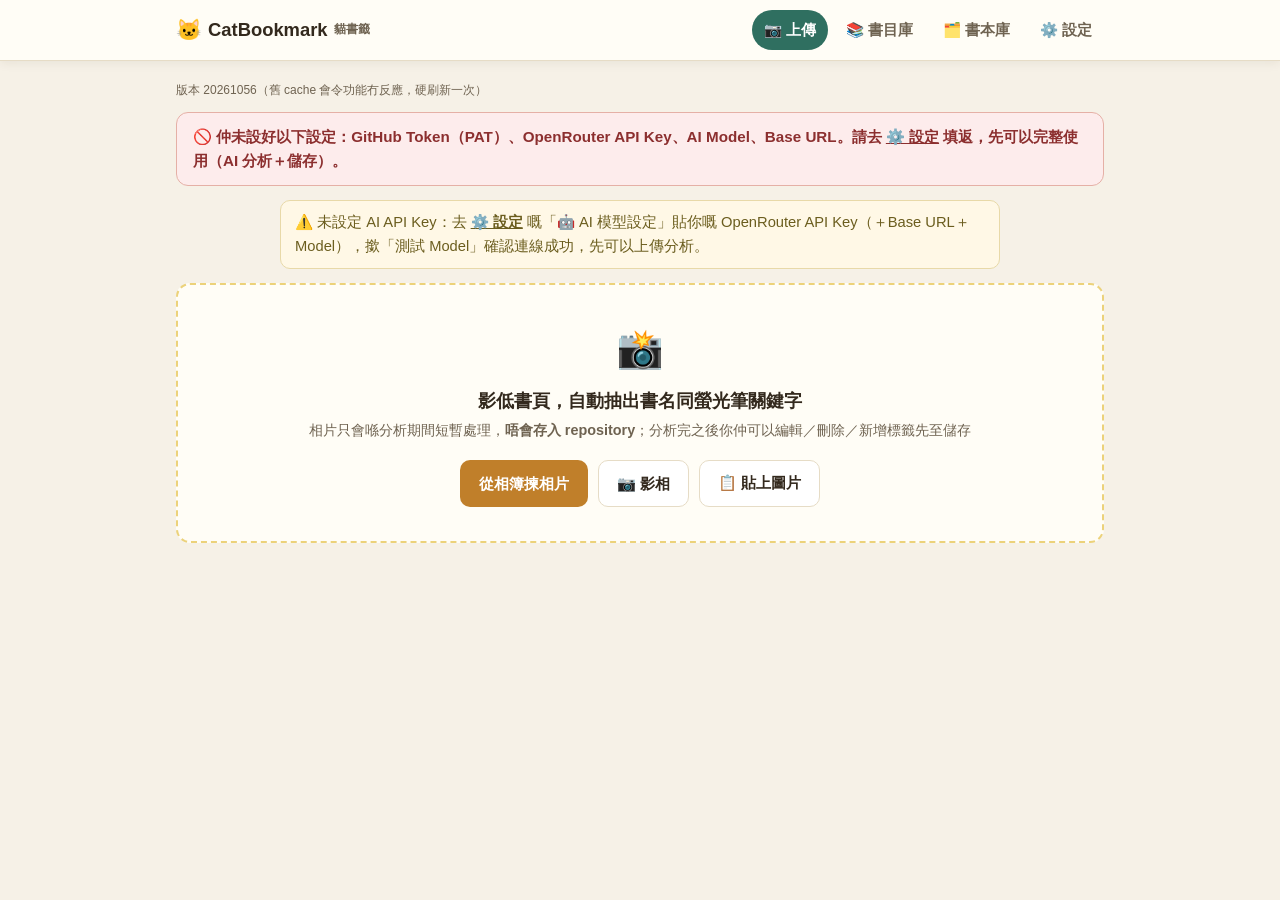
<file: index.html>
<!DOCTYPE html>
<html lang="zh-Hant">
<head>
  <link rel="icon" type="image/svg+xml" href="assets/img/favicon.svg">
  <meta charset="UTF-8">
  <meta name="viewport" content="width=device-width, initial-scale=1, viewport-fit=cover">
  <meta name="description" content="CatBookmark 貓書籤 — 影低書頁，自動抽出書名同螢光筆關鍵字">
  <title>CatBookmark 貓書籤 · 上傳</title>
  <link rel="stylesheet" href="assets/css/style.css?v=20261056">
</head>
<body class="page-upload">
  <header class="topbar">
    <div class="topbar-inner">
      <a class="brand" href="index.html"><span class="brand-mark">🐱</span> CatBookmark <span class="brand-sub">貓書籤</span></a>
      <nav class="nav">
        <a class="nav-link active" href="index.html">📷 上傳</a>
        <a class="nav-link" href="library.html">📚 書目庫</a>
        <a class="nav-link" href="books.html">🗂️ 書本庫</a>
        <a class="nav-link" href="settings.html">⚙️ 設定</a>
      </nav>
    </div>
  </header>

  <main class="container">
    <p class="version-tag" hidden id="version-tag">版本 <span id="app-version">20261056</span>（舊 cache 會令功能冇反應，硬刷新一次）</p>
    <div class="page-banner" id="page-banner" hidden></div>
    <div class="mode-banner" id="mode-banner" hidden>
      <span id="mode-banner-text"></span>
    </div>
    <section class="dropzone" id="dropzone">
      <div class="dz-icon">📸</div>
      <h2 class="dz-title">影低書頁，自動抽出書名同螢光筆關鍵字</h2>
      <p class="dz-hint">相片只會喺分析期間短暫處理，<strong>唔會存入 repository</strong>；分析完之後你仲可以編輯／刪除／新增標籤先至儲存</p>
      <div class="dz-actions">
        <label class="btn btn-primary" for="file-input">
          從相簿揀相片
          <input type="file" id="file-input" accept="image/*" multiple hidden>
        </label>
        <label class="btn btn-ghost" for="camera-input">
          📷 影相
          <input type="file" id="camera-input" accept="image/*" capture="environment" hidden>
        </label>
        <button class="btn btn-ghost" id="clipboard-btn" type="button">
          📋 貼上圖片
        </button>
      </div>
    </section>

    <section class="queue" id="queue"></section>
  </main>

  <div id="toast" class="toast" hidden></div>

  <!-- 🗂️ 從書本庫中揀：compact 表格＋filter -->
  <div class="modal-overlay" id="pick-modal" hidden>
    <div class="modal pick-modal">
      <h3 class="modal-title">🗂️ 從書本庫揀書</h3>
      <div class="field">
        <input id="pick-filter" type="text" placeholder="篩選書名／作者…" autocomplete="off">
      </div>
      <div class="pick-scroll">
        <table class="pick-table">
          <thead><tr><th>書名</th><th>作者</th></tr></thead>
          <tbody id="pick-list"></tbody>
        </table>
      </div>
      <p class="pick-count" id="pick-count"></p>
      <div class="card-actions">
        <button class="btn btn-ghost" id="pick-cancel" type="button">取消</button>
      </div>
    </div>
  </div>

  <!-- 儲存時確認：書本庫冇呢本書 -->
  <div class="modal-overlay" id="confirm-modal" hidden>
    <div class="modal">
      <h3 class="modal-title">📚 書本庫確認</h3>
      <p id="confirm-text"></p>
      <div class="card-actions">
        <button class="btn btn-primary" id="confirm-ok" type="button">加入書本庫並儲存</button>
        <button class="btn btn-ghost" id="confirm-cancel" type="button">取消</button>
      </div>
    </div>
  </div>

  <script src="assets/js/common.js?v=20261056"></script>
  <script src="assets/js/upload.js?v=20261056"></script>
  <script>
    /* 版本標籤 + 載入安全網：upload.js 冇載到（舊 cache）就出橫幅 */
    try { document.getElementById('version-tag').hidden = false; } catch (e) {}
    setTimeout(function () {
      if (!window.__CB_UPLOAD_LOADED) {
        var b = document.getElementById('page-banner');
        if (b) {
          b.hidden = false;
          b.className = 'page-banner error';
          b.innerHTML = '⚠ JS 載入失敗或係舊版 cache（儲存／分析可能冇反應）。請<b>硬刷新</b>（長撳「重新整理」揀「清除 cache 並重新載入」）再試。';
        }
      }
    }, 2500);
  </script>
</body>
</html>
</file>
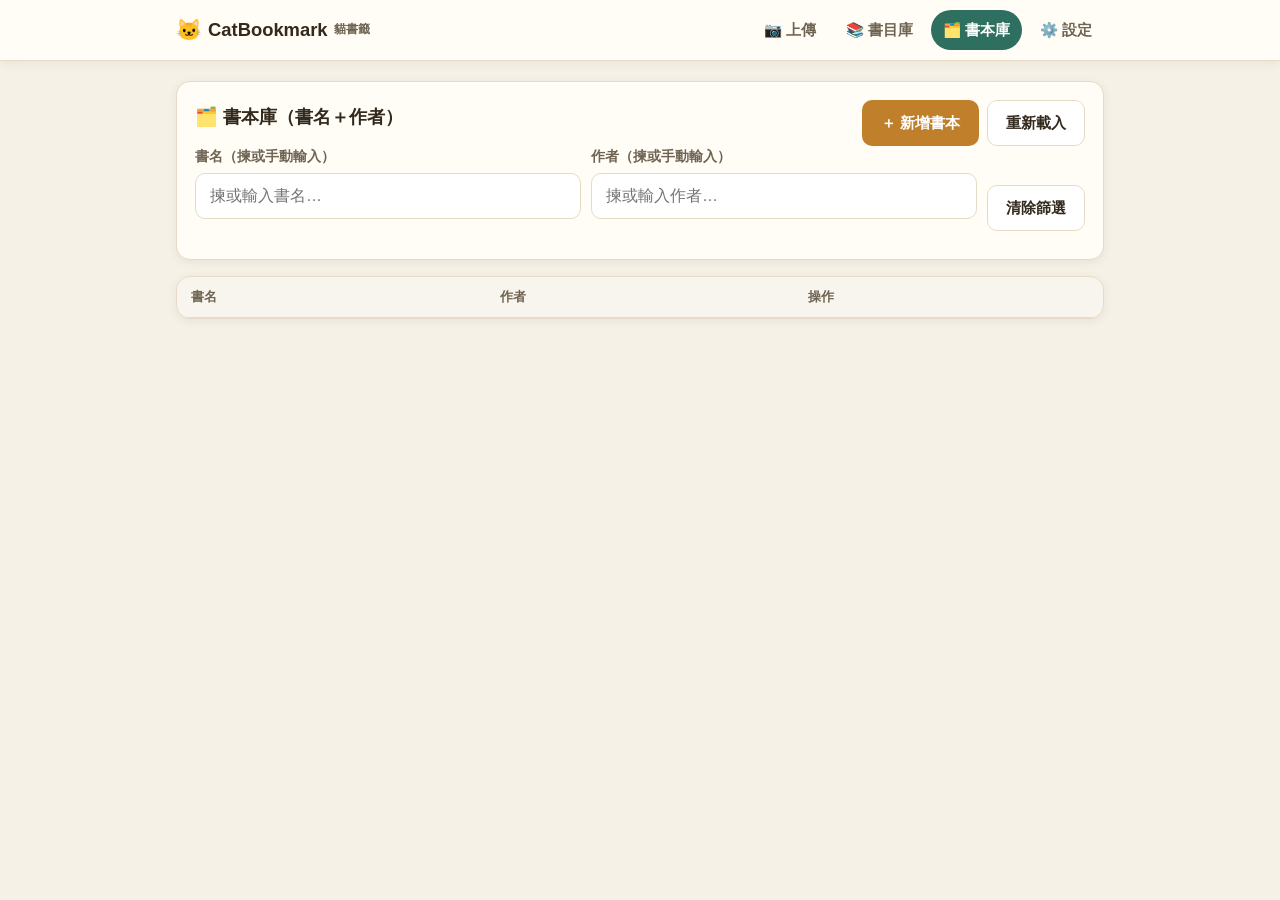
<file: books.html>
<!DOCTYPE html>
<html lang="zh-Hant">
<head>
  <link rel="icon" type="image/svg+xml" href="assets/img/favicon.svg">
  <meta charset="UTF-8">
  <meta name="viewport" content="width=device-width, initial-scale=1, viewport-fit=cover">
  <meta name="description" content="CatBookmark 貓書籤 — 書本庫：顯示／編輯書名＋作者，AI 認書名作者">
  <title>CatBookmark 貓書籤 · 書本庫</title>
  <link rel="stylesheet" href="assets/css/style.css?v=20261056">
</head>
<body class="page-books">
  <header class="topbar">
    <div class="topbar-inner">
      <a class="brand" href="index.html"><span class="brand-mark">🐱</span> CatBookmark <span class="brand-sub">貓書籤</span></a>
      <nav class="nav">
        <a class="nav-link" href="index.html">📷 上傳</a>
        <a class="nav-link" href="library.html">📚 書目庫</a>
        <a class="nav-link active" href="books.html">🗂️ 書本庫</a>
        <a class="nav-link" href="settings.html">⚙️ 設定</a>
      </nav>
    </div>
  </header>

  <main class="container">
    <section class="card">
      <div class="section-head">
        <h2 class="section-title">🗂️ 書本庫（書名＋作者）</h2>
        <div class="section-actions">
          <button class="btn btn-primary" id="book-add" type="button">＋ 新增書本</button>
          <button class="btn btn-ghost" id="reload" type="button">重新載入</button>
        </div>
      </div>

      <div class="filter-row">
        <div class="field">
          <label class="field-label" for="filter-title">書名（揀或手動輸入）</label>
          <input id="filter-title" type="text" list="title-list" placeholder="揀或輸入書名…" autocomplete="off">
          <datalist id="title-list"></datalist>
        </div>
        <div class="field">
          <label class="field-label" for="filter-author">作者（揀或手動輸入）</label>
          <input id="filter-author" type="text" list="author-list" placeholder="揀或輸入作者…" autocomplete="off">
          <datalist id="author-list"></datalist>
        </div>
        <button class="btn btn-ghost" id="filter-clear" type="button">清除篩選</button>
      </div>

      <p class="filter-count" id="filter-count"></p>
    </section>

    <section class="card table-card">
      <div class="table-wrap">
        <table class="book-table">
          <thead>
            <tr><th>書名</th><th>作者</th><th>操作</th></tr>
          </thead>
          <tbody id="book-list"></tbody>
        </table>
      </div>
    </section>
  </main>

  <!-- 新增書本 modal（按「＋ 新增書本」先至開；入面先揀 upload／拍照，或者直接打字） -->
  <div class="modal-overlay" id="book-modal" hidden>
    <div class="modal">
      <h3 class="modal-title">📚 新增書本</h3>
      <div class="modal-sources">
        <label class="btn btn-primary" for="book-photo">
          🖼️ 從相簿揀相（AI 認書名＋作者）
          <input type="file" id="book-photo" accept="image/*" hidden>
        </label>
        <label class="btn btn-ghost" for="book-camera">
          📷 影相（AI 認書名＋作者）
          <input type="file" id="book-camera" accept="image/*" capture="environment" hidden>
        </label>
        <button class="btn btn-ghost" id="book-clipboard" type="button">
          📋 貼上圖片（AI 認書名＋作者）
        </button>
      </div>
      <div class="modal-preview" id="modal-preview"></div>
      <p class="modal-status" id="modal-status"></p>
      <div class="field">
        <label class="field-label" for="modal-book-title">書名（必填）</label>
        <input id="modal-book-title" type="text" placeholder="書名…" autocomplete="off">
        <p class="field-error" id="modal-title-error" hidden>⚠ 書名係必填：AI 認唔到都可以自己打返。</p>
      </div>
      <div class="field">
        <label class="field-label" for="modal-book-author">作者（可選，之後可喺呢頁改）</label>
        <input id="modal-book-author" type="text" placeholder="作者…（optional）" autocomplete="off">
      </div>
      <div class="card-actions">
        <button class="btn btn-primary" id="modal-save" type="button">儲存</button>
        <button class="btn btn-ghost" id="modal-cancel" type="button">取消</button>
      </div>
    </div>
  </div>

  <div id="toast" class="toast" hidden></div>

  <script src="assets/js/common.js?v=20261056"></script>
  <script src="assets/js/books.js?v=20261056"></script>
</body>
</html>
</file>
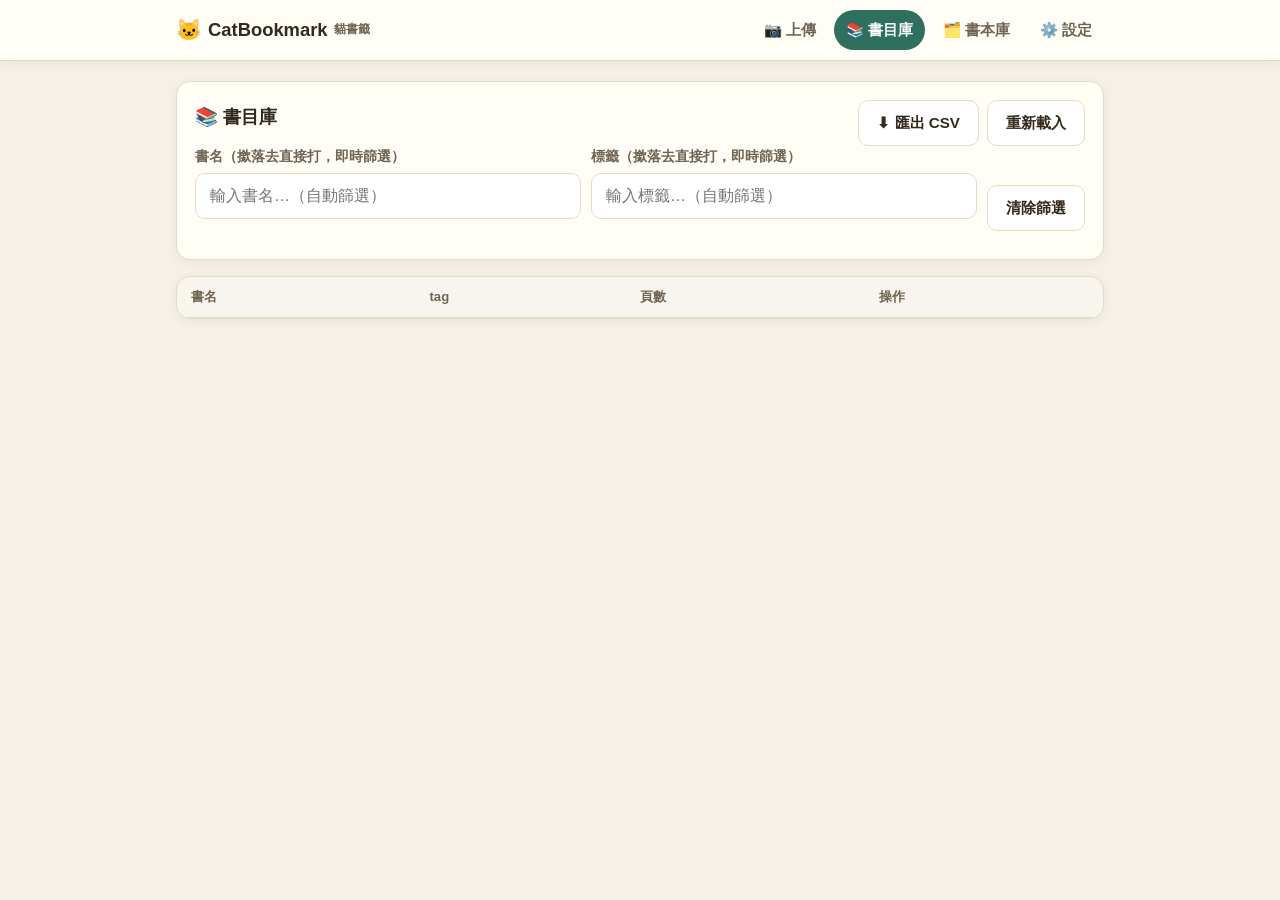
<file: library.html>
<!DOCTYPE html>
<html lang="zh-Hant">
<head>
  <link rel="icon" type="image/svg+xml" href="assets/img/favicon.svg">
  <meta charset="UTF-8">
  <meta name="viewport" content="width=device-width, initial-scale=1, viewport-fit=cover">
  <meta name="description" content="CatBookmark 貓書籤 — 書目庫：檢視／編輯已儲存嘅書名同標籤">
  <title>CatBookmark 貓書籤 · 書目庫</title>
  <link rel="stylesheet" href="assets/css/style.css?v=20261056">
</head>
<body class="page-library">
  <header class="topbar">
    <div class="topbar-inner">
      <a class="brand" href="index.html"><span class="brand-mark">🐱</span> CatBookmark <span class="brand-sub">貓書籤</span></a>
      <nav class="nav">
        <a class="nav-link" href="index.html">📷 上傳</a>
        <a class="nav-link active" href="library.html">📚 書目庫</a>
        <a class="nav-link" href="books.html">🗂️ 書本庫</a>
        <a class="nav-link" href="settings.html">⚙️ 設定</a>
      </nav>
    </div>
  </header>

  <main class="container">
    <section class="card">
      <div class="section-head">
        <h2 class="section-title">📚 書目庫</h2>
        <div class="section-actions">
          <button class="btn btn-ghost" id="export-csv" type="button">⬇ 匯出 CSV</button>
          <button class="btn btn-ghost" id="reload" type="button">重新載入</button>
        </div>
      </div>

      <div class="filter-row">
        <div class="field field-rel">
          <label class="field-label" for="filter-title">書名（撳落去直接打，即時篩選）</label>
          <input id="filter-title" type="text" placeholder="輸入書名…（自動篩選）" autocomplete="off">
          <div class="suggest" id="suggest-title" hidden></div>
        </div>
        <div class="field field-rel">
          <label class="field-label" for="filter-tag">標籤（撳落去直接打，即時篩選）</label>
          <input id="filter-tag" type="text" placeholder="輸入標籤…（自動篩選）" autocomplete="off">
          <div class="suggest" id="suggest-tag" hidden></div>
        </div>
        <button class="btn btn-ghost" id="filter-clear" type="button">清除篩選</button>
      </div>

      <p class="filter-count" id="filter-count"></p>
    </section>

    <section class="card table-card">
      <div class="table-wrap">
        <table class="book-table">
          <thead>
            <tr><th>書名</th><th>tag</th><th>頁數</th><th>操作</th></tr>
          </thead>
          <tbody id="book-list"></tbody>
        </table>
      </div>
    </section>
  </main>

  <!-- 編輯書目 modal：書名同「上傳」一樣支援揀書／揀相／拍照＋suggest＋書本庫檢查 -->
  <div class="modal-overlay" id="lib-edit-modal" hidden>
    <div class="modal">
      <h3 class="modal-title">✏️ 編輯書目</h3>
      <p class="modal-status" id="lib-modal-status"></p>
      <div class="field field-rel">
        <label class="field-label" for="lib-title">書名（必填）</label>
        <input id="lib-title" type="text" data-role="title" placeholder="書名…（一路打會 suggest 書本庫）" autocomplete="off">
        <div class="suggest" id="lib-suggest" hidden></div>
        <p class="lib-options-text" id="lib-hint" hidden></p>
        <div class="lib-options-actions">
          <button class="btn btn-small" id="lib-pick" type="button">🗂️ 揀書</button>
          <label class="btn btn-small" for="lib-photo">🖼️ 揀相<input type="file" id="lib-photo" accept="image/*" hidden></label>
          <label class="btn btn-small" for="lib-camera">📷 拍照<input type="file" id="lib-camera" accept="image/*" capture="environment" hidden></label>
          <button class="btn btn-small" id="lib-clipboard" type="button">📋 貼上</button>
        </div>
      </div>
      <div class="field">
        <label class="field-label" for="lib-tag">tag（必填）</label>
        <input id="lib-tag" type="text" placeholder="標籤文字…" autocomplete="off">
      </div>
      <div class="field">
        <label class="field-label" for="lib-page">頁數（可選，冇就留空）</label>
        <input id="lib-page" type="text" placeholder="冇就留空" autocomplete="off">
      </div>
      <div class="card-actions">
        <button class="btn btn-primary" id="lib-save" type="button">儲存</button>
        <button class="btn btn-ghost" id="lib-cancel" type="button">取消</button>
      </div>
    </div>
  </div>

  <!-- 🗂️ 從書本庫中揀書：compact 表格＋filter -->
  <div class="modal-overlay" id="pick-modal" hidden>
    <div class="modal pick-modal">
      <h3 class="modal-title">🗂️ 從書本庫揀書</h3>
      <div class="field">
        <input id="pick-filter" type="text" placeholder="篩選書名／作者…" autocomplete="off">
      </div>
      <div class="pick-scroll">
        <table class="pick-table">
          <thead><tr><th>書名</th><th>作者</th></tr></thead>
          <tbody id="pick-list"></tbody>
        </table>
      </div>
      <p class="pick-count" id="pick-count"></p>
      <div class="card-actions">
        <button class="btn btn-ghost" id="pick-cancel" type="button">取消</button>
      </div>
    </div>
  </div>

  <!-- 儲存時確認：書本庫冇呢本書 -->
  <div class="modal-overlay" id="confirm-modal" hidden>
    <div class="modal">
      <h3 class="modal-title">📚 書本庫確認</h3>
      <p id="confirm-text"></p>
      <div class="card-actions">
        <button class="btn btn-primary" id="confirm-ok" type="button">加入書本庫並儲存</button>
        <button class="btn btn-ghost" id="confirm-cancel" type="button">取消</button>
      </div>
    </div>
  </div>

  <div id="toast" class="toast" hidden></div>

  <script src="assets/js/common.js?v=20261056"></script>
  <script src="assets/js/library.js?v=20261056"></script>
</body>
</html>
</file>
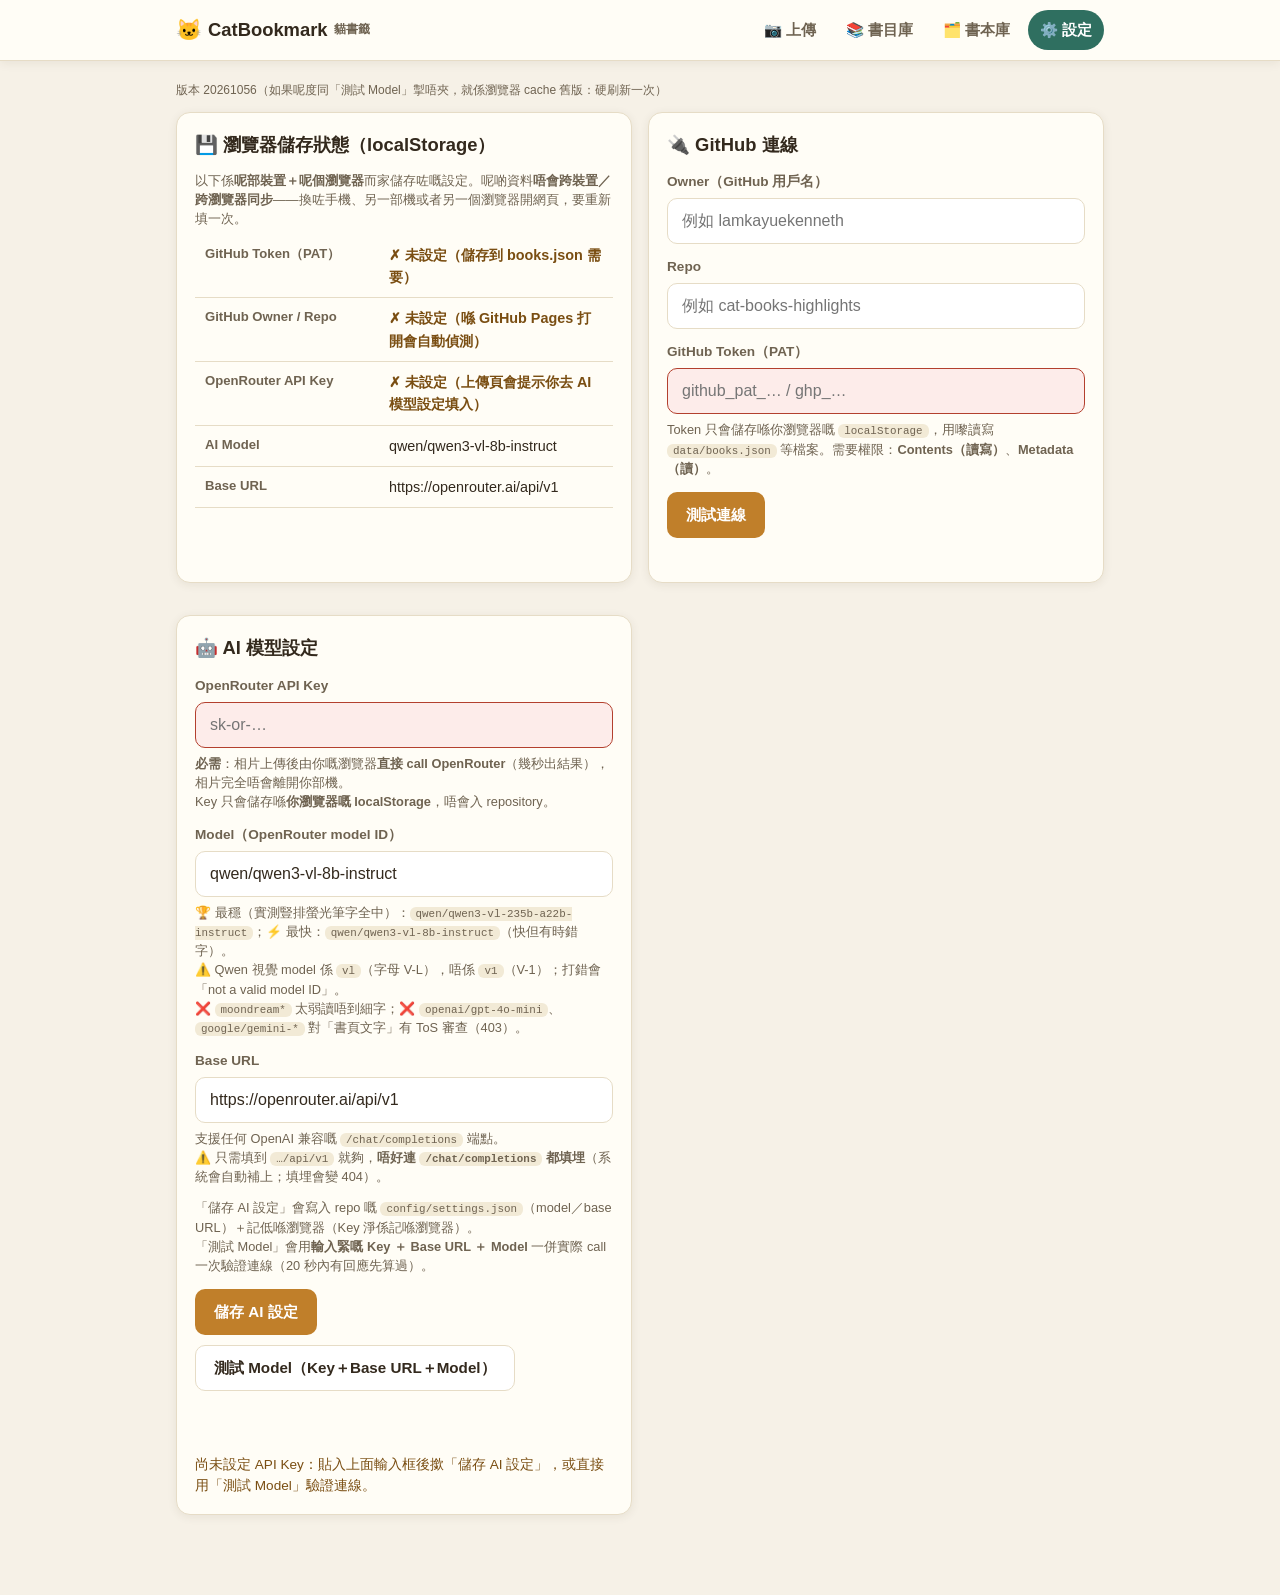
<file: settings.html>
<!DOCTYPE html>
<html lang="zh-Hant">
<head>
  <link rel="icon" type="image/svg+xml" href="assets/img/favicon.svg">
  <meta charset="UTF-8">
  <meta name="viewport" content="width=device-width, initial-scale=1, viewport-fit=cover">
  <meta name="description" content="CatBookmark 貓書籤 — 設定：GitHub 連線、AI 模型、OpenRouter API Key">
  <title>CatBookmark 貓書籤 · 設定</title>
  <link rel="stylesheet" href="assets/css/style.css?v=20261056">
</head>
<body class="page-settings">
  <header class="topbar">
    <div class="topbar-inner">
      <a class="brand" href="index.html"><span class="brand-mark">🐱</span> CatBookmark <span class="brand-sub">貓書籤</span></a>
      <nav class="nav">
        <a class="nav-link" href="index.html">📷 上傳</a>
        <a class="nav-link" href="library.html">📚 書目庫</a>
        <a class="nav-link" href="books.html">🗂️ 書本庫</a>
        <a class="nav-link active" href="settings.html">⚙️ 設定</a>
      </nav>
    </div>
  </header>

  <main class="container">
    <div class="page-banner" id="page-banner" hidden></div>
    <p class="version-tag">版本 <span id="app-version">20261056</span>（如果呢度同「測試 Model」掣唔夾，就係瀏覽器 cache 舊版：硬刷新一次）</p>
    <div class="settings-grid">
    <section class="card">
      <h2 class="section-title">💾 瀏覽器儲存狀態（localStorage）</h2>
      <p class="hint">以下係<b>呢部裝置＋呢個瀏覽器</b>而家儲存咗嘅設定。呢啲資料<b>唔會跨裝置／跨瀏覽器同步</b>——換咗手機、另一部機或者另一個瀏覽器開網頁，要重新填一次。</p>
      <table class="ls-table">
        <tbody>
          <tr><th>GitHub Token（PAT）</th><td id="ls-pat" class="warn">—</td></tr>
          <tr><th>GitHub Owner / Repo</th><td id="ls-repo" class="warn">—</td></tr>
          <tr><th>OpenRouter API Key</th><td id="ls-orkey" class="warn">—</td></tr>
          <tr><th>AI Model</th><td id="ls-model">—</td></tr>
          <tr><th>Base URL</th><td id="ls-base">—</td></tr>
        </tbody>
      </table>
    </section>

    <section class="card">
      <h2 class="section-title">🔌 GitHub 連線</h2>
      <div class="field">
        <label class="field-label" for="owner">Owner（GitHub 用戶名）</label>
        <input id="owner" type="text" placeholder="例如 lamkayuekenneth" autocomplete="off">
      </div>
      <div class="field">
        <label class="field-label" for="repo">Repo</label>
        <input id="repo" type="text" placeholder="例如 cat-books-highlights" autocomplete="off">
      </div>
      <div class="field">
        <label class="field-label" for="pat">GitHub Token（PAT）</label>
        <input id="pat" type="password" placeholder="github_pat_… / ghp_…" autocomplete="off">
        <p class="hint">Token 只會儲存喺你瀏覽器嘅 <code>localStorage</code>，用嚟讀寫 <code>data/books.json</code> 等檔案。需要權限：<strong>Contents（讀寫）</strong>、<strong>Metadata（讀）</strong>。</p>
      </div>
      <div class="card-actions">
        <button class="btn btn-primary" id="test-conn" type="button">測試連線</button>
      </div>
      <p class="status" id="conn-status"></p>
    </section>

    <section class="card">
      <h2 class="section-title">🤖 AI 模型設定</h2>
      <div class="field">
        <label class="field-label" for="orkey">OpenRouter API Key</label>
        <input id="orkey" type="password" placeholder="sk-or-…" autocomplete="off">
        <p class="hint">
          <strong>必需</strong>：相片上傳後由你嘅瀏覽器<b>直接 call OpenRouter</b>（幾秒出結果），
          相片完全唔會離開你部機。<br>
          Key 只會儲存喺<b>你瀏覽器嘅 localStorage</b>，唔會入 repository。
        </p>
      </div>
      <div class="field">
        <label class="field-label" for="model">Model（OpenRouter model ID）</label>
        <input id="model" type="text" list="model-list" placeholder="qwen/qwen3-vl-8b-instruct" autocomplete="off">
        <datalist id="model-list">
          <option value="qwen/qwen3-vl-235b-a22b-instruct">
          <option value="qwen/qwen3-vl-8b-instruct">
          <option value="qwen/qwen3-vl-30b-a3b-thinking">
          <option value="qwen/qwen3-vl-30b-a3b-instruct">
          <option value="qwen/qwen3.8-flash">
          <option value="qwen/qwen3.6-flash">
          <option value="qwen/qwen2.5-vl-72b-instruct">
        </datalist>
        <p class="hint">
          🏆 最穩（實測豎排螢光筆字全中）：<code>qwen/qwen3-vl-235b-a22b-instruct</code>；⚡ 最快：<code>qwen/qwen3-vl-8b-instruct</code>（快但有時錯字）。<br>
          ⚠️ Qwen 視覺 model 係 <code>vl</code>（字母 V-L），唔係 <code>v1</code>（V-1）；打錯會「not a valid model ID」。<br>
          ❌ <code>moondream*</code> 太弱讀唔到細字；❌ <code>openai/gpt-4o-mini</code>、<code>google/gemini-*</code> 對「書頁文字」有 ToS 審查（403）。
        </p>
      </div>
      <div class="field">
        <label class="field-label" for="base-url">Base URL</label>
        <input id="base-url" type="text" placeholder="https://openrouter.ai/api/v1" autocomplete="off">
        <p class="hint">支援任何 OpenAI 兼容嘅 <code>/chat/completions</code> 端點。<br>
          ⚠️ 只需填到 <code>…/api/v1</code> 就夠，<b>唔好連 <code>/chat/completions</code> 都填埋</b>（系統會自動補上；填埋會變 404）。</p>
      </div>
      <p class="hint">「儲存 AI 設定」會寫入 repo 嘅 <code>config/settings.json</code>（model／base URL）＋記低喺瀏覽器（Key 淨係記喺瀏覽器）。<br>
        「測試 Model」會用<b>輸入緊嘅 Key ＋ Base URL ＋ Model</b> 一併實際 call 一次驗證連線（20 秒內有回應先算過）。</p>
      <div class="card-actions">
        <button class="btn btn-primary" id="save-ai" type="button">儲存 AI 設定</button>
        <button class="btn btn-ghost" id="test-ai" type="button">測試 Model（Key＋Base URL＋Model）</button>
      </div>
      <p class="status" id="ai-status"></p>
      <p class="status" id="ai-test-status"></p>
      <p class="status" id="orkey-status"></p>
    </section>
  </main>

  <div id="toast" class="toast" hidden></div>

  <script src="assets/js/common.js?v=20261056"></script>
  <script src="assets/js/settings.js?v=20261056"></script>
  <script>
    /* 安全網：如果 settings.js 冇載到（舊 cache），2.5 秒後出橫幅叫人硬刷新 */
    setTimeout(function () {
      if (!window.__CB_SETTINGS_LOADED) {
        var b = document.getElementById('page-banner');
        if (b) {
          b.hidden = false;
          b.className = 'page-banner error';
          b.innerHTML = '⚠ JS 載入失敗或係舊版 cache：「測試 Model」可能冇反應。請<b>硬刷新</b>（長撳「重新整理」揀「清除 cache 並重新載入」，或關咗分頁再開）再試。';
        }
      }
    }, 2500);
  </script>
</body>
</html>
</file>
<file: assets/css/style.css>
/* ============================================================
   CatBookmark 貓書籤 — 響應式設計（desktop / mobile adaptive）
   ============================================================ */
:root {
  --bg: #f6f1e7;
  --surface: #fffdf6;
  --ink: #33291d;
  --ink-soft: #6f6351;
  --line: #e6dcc6;
  --accent: #c07f2a;        /* 琥珀（書脊色） */
  --accent-ink: #7a4e12;
  --teal: #2f6f60;          /* 貓眼綠 */
  --teal-ink: #1f4d42;
  --chip: #ffe9a6;          /* 螢光筆黃 */
  --chip-line: #ecd27a;
  --chip-ink: #5c4a12;
  --danger: #b3402e;
  --ok: #2e7d4f;
  --shadow: 0 2px 10px rgba(70, 55, 30, .08);
  --radius: 14px;
}

* { box-sizing: border-box; }

html { -webkit-text-size-adjust: 100%; }

body {
  margin: 0;
  background: var(--bg);
  color: var(--ink);
  font-family: -apple-system, BlinkMacSystemFont, "Segoe UI", "PingFang HK",
    "PingFang TC", "Microsoft JhengHei", "Noto Sans TC", sans-serif;
  line-height: 1.55;
  min-height: 100vh;
}

a { color: var(--teal); text-decoration: none; }
a:hover { text-decoration: underline; }

/* ---------- 頂部導覽 ---------- */
.topbar {
  position: sticky;
  top: 0;
  z-index: 20;
  background: var(--surface);
  border-bottom: 1px solid var(--line);
  box-shadow: var(--shadow);
}
.topbar-inner {
  max-width: 960px;
  margin: 0 auto;
  padding: 10px 16px;
  display: flex;
  align-items: center;
  justify-content: space-between;
  gap: 10px;
  flex-wrap: wrap;
}
.brand {
  font-size: 1.15rem;
  font-weight: 800;
  color: var(--ink);
  display: inline-flex;
  align-items: center;
  gap: 6px;
}
.brand-mark { font-size: 1.3rem; }
.brand-sub { font-size: .78rem; color: var(--ink-soft); font-weight: 600; }
.nav { display: flex; gap: 6px; flex-wrap: wrap; }
.nav-link {
  display: inline-flex;
  align-items: center;
  gap: 4px;
  padding: 8px 12px;
  border-radius: 999px;
  font-size: .92rem;
  color: var(--ink-soft);
  font-weight: 600;
  min-height: 40px;
}
.nav-link:hover { background: #f0e8d6; text-decoration: none; }
.nav-link.active { background: var(--teal); color: #fff; }

/* ---------- 佈局 ---------- */
.container {
  max-width: 960px;
  margin: 0 auto;
  padding: 20px 16px 64px;
}

.card {
  background: var(--surface);
  border: 1px solid var(--line);
  border-radius: var(--radius);
  box-shadow: var(--shadow);
  padding: 18px;
  margin-bottom: 16px;
}
.section-title { margin: 0 0 12px; font-size: 1.15rem; }
.section-head { display: flex; align-items: center; justify-content: space-between; gap: 10px; }

/* ---------- 表單 ---------- */
.field { margin-bottom: 12px; }
.field-label {
  display: block;
  font-size: .85rem;
  font-weight: 700;
  color: var(--ink-soft);
  margin-bottom: 6px;
}
input[type="text"], input[type="password"] {
  width: 100%;
  padding: 12px 14px;
  font-size: 1rem;
  font-family: inherit;
  color: var(--ink);
  background: #fff;
  border: 1.5px solid var(--line);
  border-radius: 10px;
  outline: none;
  min-height: 46px;
}
input:focus { border-color: var(--accent); box-shadow: 0 0 0 3px rgba(192, 127, 42, .15); }
/* 書名框：空 → 紅底（必填警告），有字 → 綠底（已填） */
input[data-role="title"].state-empty {
  background: #fdecea;
  border-color: var(--danger);
}
input[data-role="title"].state-filled {
  background: #e7f4e7;
  border-color: var(--ok);
}
/* 設定頁必填欄：未設定 → 紅底警告 */
input.input-invalid {
  background: #fdecea;
  border-color: var(--danger);
}
.hint { font-size: .8rem; color: var(--ink-soft); margin: 6px 0 0; line-height: 1.5; }
code { background: #f2ead6; padding: 1px 6px; border-radius: 6px; font-size: .85em; }

/* ---------- 按鈕 ---------- */
.btn {
  display: inline-flex;
  align-items: center;
  justify-content: center;
  gap: 6px;
  padding: 11px 18px;
  font-size: .95rem;
  font-weight: 700;
  font-family: inherit;
  border-radius: 10px;
  border: 1.5px solid transparent;
  cursor: pointer;
  min-height: 46px;
  transition: filter .15s, transform .05s;
  background: transparent;
  color: var(--ink);
}
.btn:active { transform: translateY(1px); }
.btn:disabled { opacity: .55; cursor: not-allowed; }
.btn-primary { background: var(--accent); color: #fff; }
.btn-primary:hover { filter: brightness(1.06); }
.btn-ghost { background: #fff; border-color: var(--line); color: var(--ink); }
.btn-ghost:hover { background: #f7f1e2; }
.btn-danger-ghost { background: #fff; border-color: #e2b9ad; color: var(--danger); }
.btn-danger-ghost:hover { background: #fbf0ed; }

/* ---------- 上傳區 ---------- */
.dropzone {
  background: var(--surface);
  border: 2px dashed var(--chip-line);
  border-radius: var(--radius);
  padding: 34px 20px;
  text-align: center;
  margin-bottom: 18px;
  transition: border-color .15s, background .15s;
}
.dropzone.dragover { border-color: var(--accent); background: #fff9ec; }
.dz-icon { font-size: 2.4rem; }
.dz-title { margin: 8px 0 4px; font-size: 1.15rem; }
.dz-hint { margin: 0 0 18px; color: var(--ink-soft); font-size: .9rem; }
.dz-actions { display: flex; gap: 10px; justify-content: center; flex-wrap: wrap; }

/* ---------- 分析卡片 ---------- */
.queue { display: grid; grid-template-columns: repeat(auto-fill, minmax(320px, 1fr)); gap: 14px; }
.card-head {
  display: flex;
  align-items: center;
  gap: 12px;
  margin-bottom: 12px;
}
.card-thumb {
  width: 64px;
  height: 64px;
  border-radius: 10px;
  overflow: hidden;
  background: #efe7d3;
  flex: none;
  border: 1px solid var(--line);
}
.card-thumb img { width: 100%; height: 100%; object-fit: cover; display: block; }
.card-thumb.saved::after { content: "✓"; }
.card-status { font-size: .82rem; font-weight: 700; color: var(--ink-soft); }
.card-status.ok { color: var(--ok); }
.card-status.error { color: var(--danger); }
.card-actions { display: flex; gap: 10px; margin-top: 14px; flex-wrap: wrap; }

/* ---------- 標籤 chips（螢光筆風格） ---------- */
.chips { display: flex; flex-wrap: wrap; gap: 8px; min-height: 34px; margin: 4px 0; }
.chip {
  display: inline-flex;
  align-items: center;
  gap: 6px;
  background: var(--chip);
  border: 1px solid var(--chip-line);
  border-radius: 999px;
  padding: 6px 12px;
  font-size: .88rem;
  font-weight: 700;
  color: var(--chip-ink);
  max-width: 100%;
}
.chip-text { outline: none; min-width: 2ch; word-break: break-all; cursor: text; }
.chip-text:focus { background: #fff; border-radius: 6px; }
.chip-x {
  border: 0;
  background: transparent;
  color: var(--chip-ink);
  font-size: 1rem;
  line-height: 1;
  cursor: pointer;
  padding: 0 2px;
  border-radius: 50%;
}
.chip-x:hover { background: rgba(120, 90, 10, .18); }
.add-tag { margin-top: 4px; }

/* ---------- 書目庫 ---------- */
.filter-row { display: grid; grid-template-columns: 1fr 1fr auto; gap: 10px; align-items: end; }
.filter-count { margin: 10px 0 0; font-size: .85rem; color: var(--ink-soft); }
.book-list { display: grid; grid-template-columns: repeat(auto-fill, minmax(320px, 1fr)); gap: 14px; }
.book-head { display: flex; align-items: baseline; justify-content: space-between; gap: 10px; margin-bottom: 10px; }
.book-title { margin: 0; font-size: 1.05rem; line-height: 1.35; }
.book-count { font-size: .78rem; color: var(--ink-soft); white-space: nowrap; }
.book-title-input { font-size: 1.05rem; font-weight: 700; }
.empty { color: var(--ink-soft); text-align: center; padding: 30px 0; }

/* ---------- 書目庫：表格 ---------- */
.table-card { padding: 0; overflow: hidden; }
.table-wrap { overflow-x: auto; -webkit-overflow-scrolling: touch; }
.book-table { width: 100%; border-collapse: collapse; font-size: .93rem; min-width: 560px; }
.book-table th, .book-table td { text-align: left; padding: 10px 14px; border-bottom: 1px solid var(--line); vertical-align: top; }
.book-table thead th { background: rgba(0, 0, 0, .03); font-size: .82rem; color: var(--ink-soft); white-space: nowrap; }
.book-table tbody tr:last-child td { border-bottom: 0; }
.book-table .cell-title { font-weight: 700; min-width: 130px; }
.book-table .cell-title.clickable { cursor: pointer; text-decoration: underline dotted rgba(38, 120, 128, .45); }
.book-table .cell-title.clickable:hover, .book-table .cell-title.clickable:active { color: var(--teal); }
.book-table .cell-author { color: var(--ink-soft); min-width: 90px; word-break: break-word; }
.book-table .cell-tag { word-break: break-word; }
.book-table .cell-page { white-space: nowrap; color: var(--ink-soft); }
.book-table .cell-actions { white-space: nowrap; text-align: right; }
.book-table mark { background: #ffe58a; color: inherit; padding: 0 1px; border-radius: 3px; }
.row-input { width: 100%; min-width: 110px; box-sizing: border-box; padding: 7px 9px; font-size: .9rem; }
.btn-small { padding: 5px 10px; font-size: .8rem; }
.btn-danger-ghost { color: var(--danger); background: transparent; border: 1px solid var(--danger); }
.section-head { display: flex; align-items: center; justify-content: space-between; gap: 10px; flex-wrap: wrap; }
.section-actions { display: flex; gap: 8px; flex-wrap: wrap; }

/* ---------- 設定頁 ---------- */
.settings-grid { display: grid; gap: 16px; }
.status { font-size: .85rem; margin: 10px 0 0; min-height: 1.2em; }
.status.ok { color: var(--ok); }
.status.error { color: var(--danger); }
.status.warn { color: var(--accent-ink); }

/* ---------- Toast ---------- */
.toast {
  position: fixed;
  left: 50%;
  bottom: 24px;
  transform: translate(-50%, 20px);
  background: var(--ink);
  color: #fff;
  padding: 12px 20px;
  border-radius: 999px;
  font-size: .9rem;
  box-shadow: 0 6px 20px rgba(0, 0, 0, .25);
  opacity: 0;
  pointer-events: none;
  transition: opacity .2s, transform .2s;
  z-index: 99;
  max-width: 90vw;
}
.toast.show { opacity: 1; transform: translate(-50%, 0); }
.toast.error { background: var(--danger); }
.toast.ok { background: var(--ok); }
.toast.warn { background: var(--accent); }

/* ---------- 響應式：手機 ---------- */
@media (max-width: 720px) {
  .topbar-inner { padding: 8px 12px; }
  .brand { font-size: 1.02rem; }
  .nav-link { padding: 8px 10px; font-size: .85rem; }
  .container { padding: 14px 12px 84px; }
  .card { padding: 14px; }
  .filter-row { grid-template-columns: 1fr; align-items: stretch; }
  .filter-row .btn { width: 100%; }
  .queue, .book-list { grid-template-columns: 1fr; }
  .dz-actions .btn { flex: 1 1 100%; }
  .card-actions .btn { flex: 1 1 auto; }
  body { font-size: 16px; }
  /* 手機 toast 加大＋避開 Home Indicator（safe-area） */
  .toast { bottom: calc(20px + env(safe-area-inset-bottom, 0px)); font-size: 1rem; padding: 13px 18px; max-width: 92vw; line-height: 1.45; }
}

@media (min-width: 721px) {
  .settings-grid { grid-template-columns: 1fr 1fr; }
}

/* ---------- 直連模式提示 banner ---------- */
.mode-banner {
  max-width: 720px;
  margin: 0 auto 14px;
  padding: 10px 14px;
  border-radius: 10px;
  font-size: .92rem;
  line-height: 1.6;
}
.mode-banner.warn {
  background: #fff8e6;
  border: 1px solid #e8d9a8;
  color: #6b5d1e;
}
.mode-banner.ok {
  background: #f0faf0;
  border: 1px solid #bfe3bf;
  color: #2d6a2d;
}
.mode-banner a { font-weight: 700; }

/* ---------- 上傳頁醒目狀態橫幅（手機揀完相「冇反應」就係要靠呢個） ---------- */
.page-banner {
  padding: 12px 16px;
  border-radius: 12px;
  margin: 0 0 14px;
  font-size: .95rem;
  line-height: 1.6;
  font-weight: 600;
}
.page-banner.warn { background: #fff8e6; border: 1px solid #e8d9a8; color: #6b5d1e; }
.page-banner.error { background: #fdecec; border: 1px solid #e5b0a6; color: #8c2f2f; }
.page-banner.ok { background: #f0faf0; border: 1px solid #bfe3bf; color: #2d6a2d; }
.page-banner a { color: inherit; text-decoration: underline; font-weight: 800; }

/* ---------- 書名必填警告 ---------- */
.field-error { color: var(--danger, #dc2626); font-size: .85rem; margin-top: 5px; font-weight: 600; }
.input-error { border-color: var(--danger, #dc2626) !important; box-shadow: 0 0 0 2px rgba(220,38,38,.15); }

/* ---------- 書名框下面常駐三個掣（揀書／揀相／拍照） ---------- */
.lib-options {
  margin: 0 18px 4px;
  padding: 4px 0 0;
}
.lib-options-text {
  margin: 0 0 8px;
  font-size: .84rem;
  padding: 8px 10px;
  border: 1.5px dashed var(--accent);
  border-radius: 8px;
  background: rgba(192, 127, 42, .06);
}
.lib-options-actions { display: flex; gap: 8px; flex-wrap: wrap; }
.lib-options-actions .btn {
  border: 1.5px solid var(--line);
  background: #fff;
  box-shadow: 0 1px 3px rgba(70, 55, 30, .08);
}
.lib-options-actions .btn:active { background: #f0e8d6; }

/* ---------- modal（書本庫新增／編輯） ---------- */
.modal-overlay {
  position: fixed;
  inset: 0;
  background: rgba(51, 41, 29, .45);
  display: flex;
  align-items: center;
  justify-content: center;
  padding: 16px;
  z-index: 50;
}
/* hidden 一定要蓋過 display:flex，唔係一入頁就見到 modal */
.modal-overlay[hidden] { display: none !important; }
.modal-sources { display: flex; gap: 8px; flex-wrap: wrap; margin-bottom: 12px; }
.modal {
  background: var(--surface);
  border-radius: var(--radius);
  box-shadow: var(--shadow), 0 12px 40px rgba(70, 55, 30, .25);
  width: 100%;
  max-width: 420px;
  max-height: 90vh;
  overflow-y: auto;
  padding: 18px;
}
.modal-title { margin: 0 0 12px; }
.modal-preview { margin-bottom: 10px; }
.modal-preview img {
  width: 100%;
  max-height: 260px;
  object-fit: contain;
  border-radius: 10px;
  background: #fff;
}
.modal-status { min-height: 1.2em; margin: 0 0 10px; font-size: .88rem; color: var(--ink-soft); }
.modal-status.ok { color: var(--ok); }
.modal-status.error { color: var(--danger); }
.modal-status.warn { color: var(--accent-ink); }

/* ---------- 書名 suggest 下拉（上傳卡片） ---------- */
.field-rel { position: relative; }
.suggest {
  position: absolute;
  top: 100%;
  left: 0;
  right: 0;
  z-index: 30;
  background: var(--surface);
  border: 1px solid var(--line);
  border-radius: 10px;
  box-shadow: 0 8px 24px rgba(70, 55, 30, .18);
  max-height: 210px;
  overflow-y: auto;
  font-size: .85rem;
}
.suggest-item {
  padding: 9px 12px;
  cursor: pointer;
  display: flex;
  gap: 10px;
  align-items: center;
  border-bottom: 1px solid rgba(230, 220, 198, .5);
}
.suggest-item:last-child { border-bottom: 0; }
.suggest-item:hover, .suggest-item:active { background: #f0e8d6; }
.suggest-item b { color: var(--teal); }
.suggest-title {
  flex: 1;
  min-width: 0;
  overflow: hidden;
  text-overflow: ellipsis;
  white-space: nowrap;
}
.suggest-author { color: var(--ink-soft); font-size: .78rem; white-space: nowrap; overflow: hidden; text-overflow: ellipsis; max-width: 38%; flex-shrink: 0; }

/* ---------- 從書本庫揀：compact 表格 ---------- */
.pick-modal .modal-title { font-size: 1rem; }
.pick-modal input { font-size: .9rem; }
.pick-scroll { max-height: 52vh; overflow-y: auto; border: 1px solid var(--line); border-radius: 10px; }
.pick-table { width: 100%; border-collapse: collapse; font-size: .82rem; }
.pick-table th, .pick-table td { text-align: left; padding: 6px 9px; border-bottom: 1px solid var(--line); }
.pick-table thead th { background: rgba(0, 0, 0, .03); font-size: .75rem; color: var(--ink-soft); position: sticky; top: 0; }
.pick-table tbody tr:last-child td { border-bottom: 0; }
.pick-row { cursor: pointer; }
.pick-row:hover, .pick-row:active { background: #f0e8d6; }
.pick-row b { color: var(--teal); }
.pick-author { color: var(--ink-soft); word-break: break-word; }
.pick-count { margin: 8px 0 0; font-size: .78rem; color: var(--ink-soft); }
.pick-table .empty { text-align: center; color: var(--ink-soft); padding: 14px 8px; }

/* ---------- 版本標籤 ---------- */
.version-tag { margin: 0 0 12px; font-size: .75rem; color: var(--ink-soft); }

/* ---------- 設定頁：localStorage 狀態表 ---------- */
.ls-table { width: 100%; border-collapse: collapse; font-size: .9rem; margin-top: 6px; }
.ls-table th, .ls-table td { text-align: left; padding: 9px 10px; border-bottom: 1px solid var(--line); }
.ls-table th { width: 44%; font-size: .82rem; color: var(--ink-soft); font-weight: 700; white-space: nowrap; vertical-align: top; }
.ls-table td { word-break: break-all; }
.ls-table .ok { color: var(--ok); font-weight: 600; }
.ls-table .warn { color: var(--accent-ink); font-weight: 600; }

/* ---------- AI 分析全屏 loading 遮罩（灰色，期間不可操作） ---------- */
.ai-overlay {
  position: fixed;
  top: 0; left: 0; right: 0; bottom: 0;
  z-index: 2147483000;
  background: rgba(120, 120, 120, 0.62);
  -webkit-backdrop-filter: blur(3px);
  backdrop-filter: blur(3px);
  display: flex;
  align-items: center;
  justify-content: center;
}
.ai-overlay[hidden] { display: none !important; }
.ai-overlay-box {
  background: #ffffff;
  color: #333;
  border-radius: 14px;
  padding: 28px 38px;
  display: flex;
  flex-direction: column;
  align-items: center;
  gap: 14px;
  box-shadow: 0 10px 34px rgba(0, 0, 0, 0.28);
  max-width: 82vw;
  text-align: center;
}
.ai-spinner {
  width: 42px;
  height: 42px;
  border: 4px solid rgba(0, 0, 0, 0.14);
  border-top-color: #666;
  border-radius: 50%;
  animation: ai-spin 0.8s linear infinite;
}
@keyframes ai-spin { to { transform: rotate(360deg); } }
.ai-overlay-msg {
  font-size: 15px;
  font-weight: 600;
  line-height: 1.45;
}
</file>
